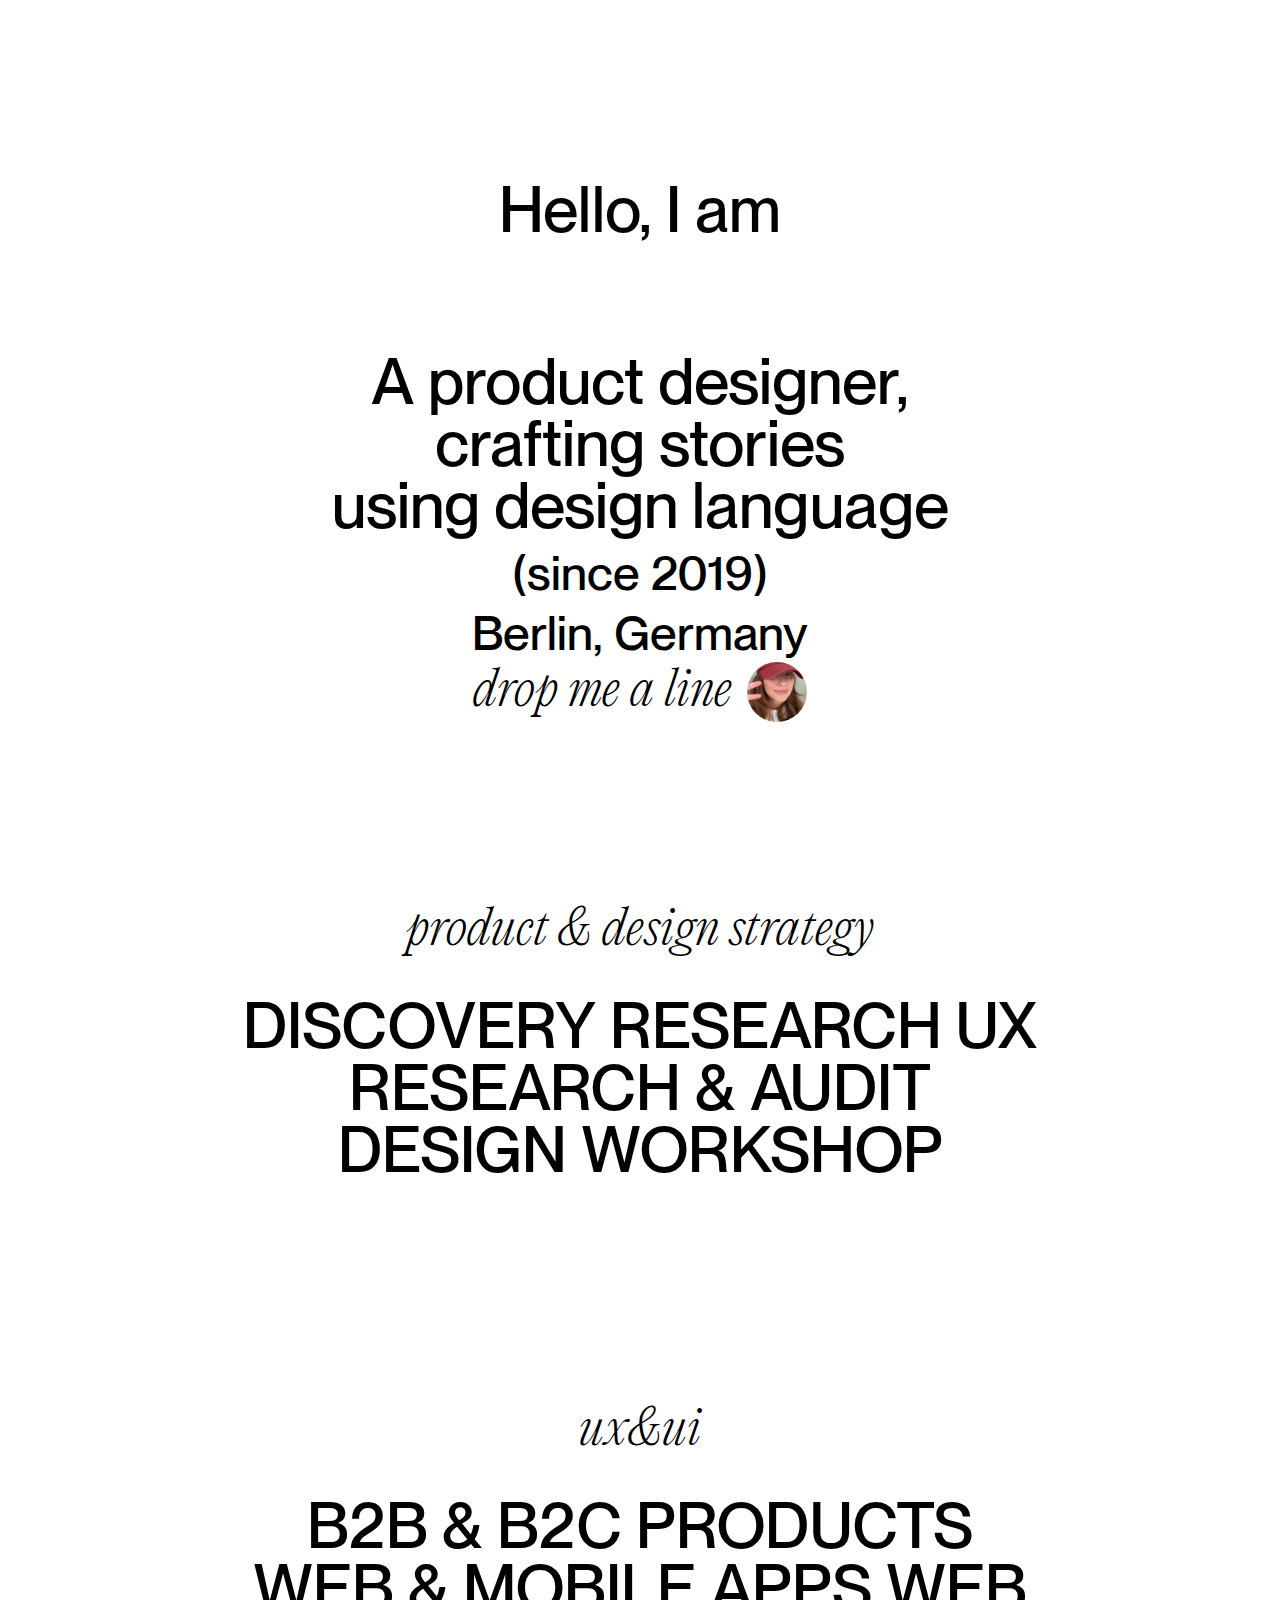
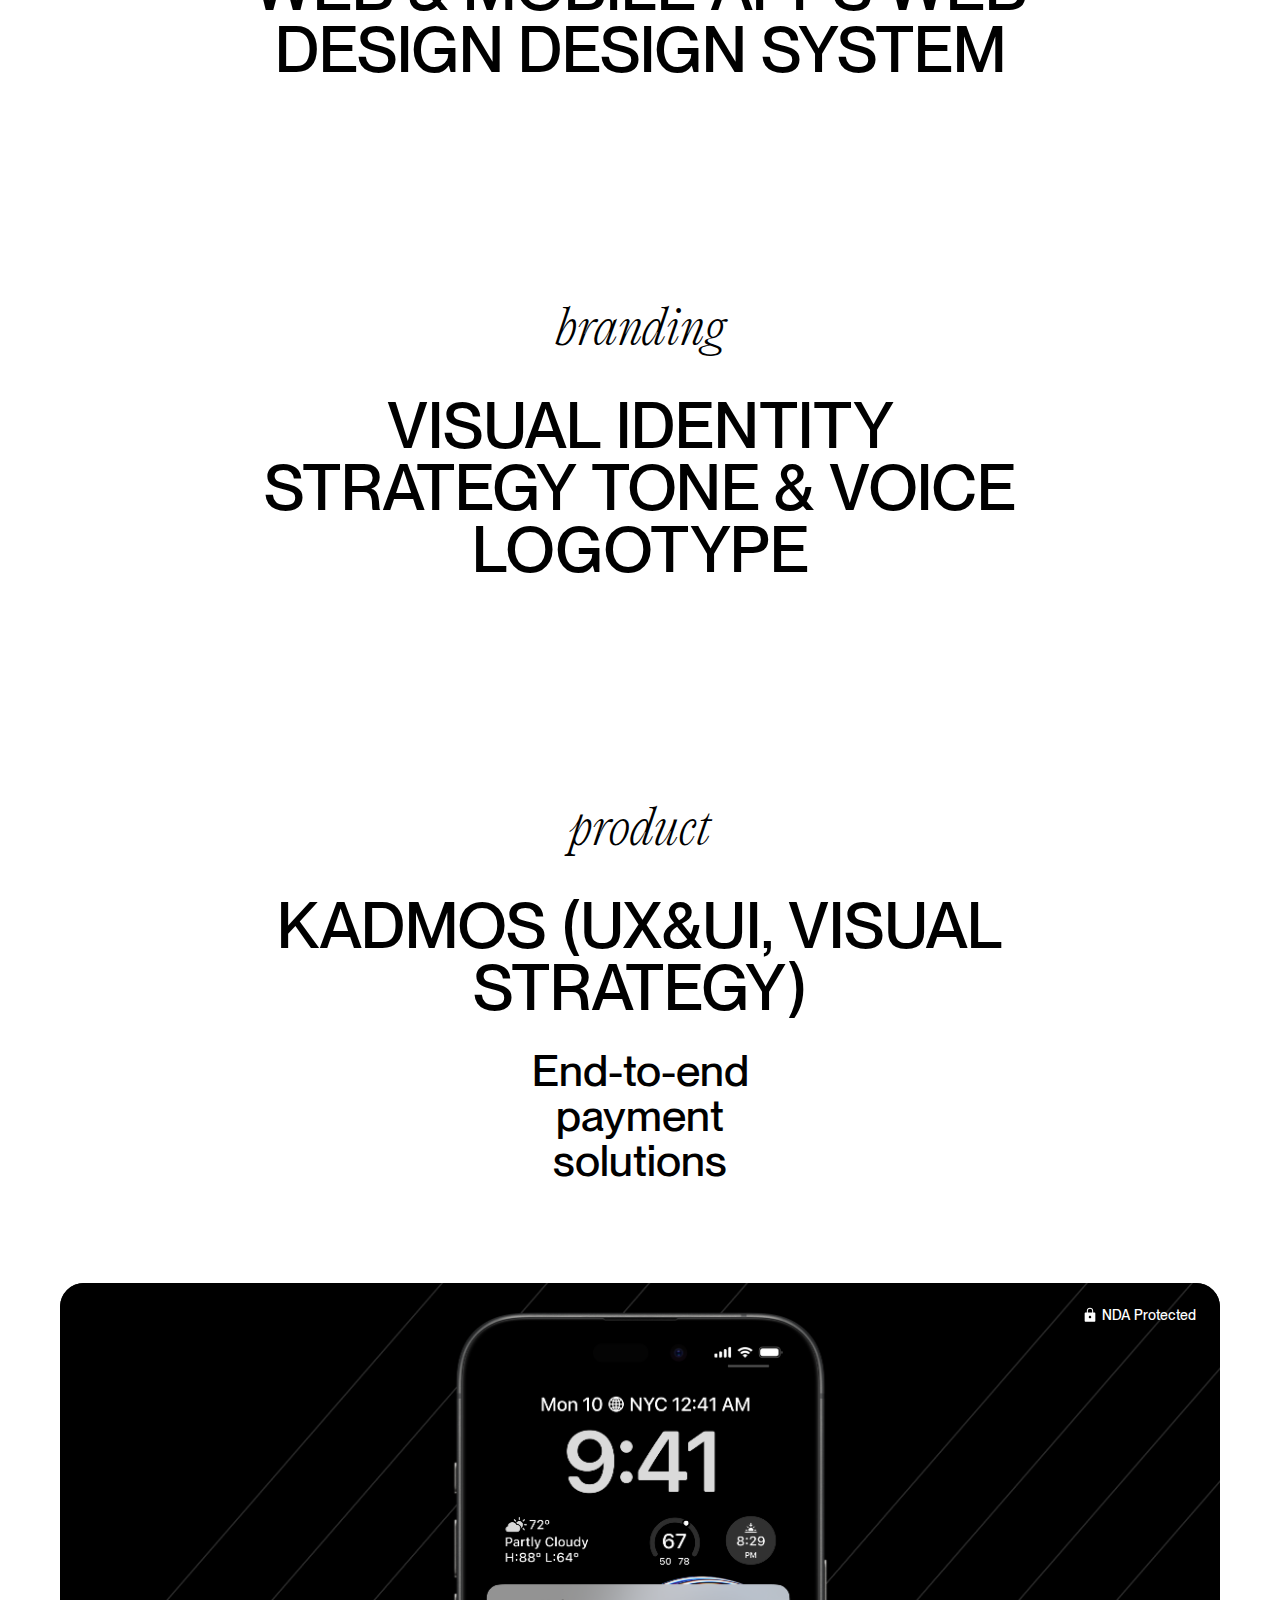
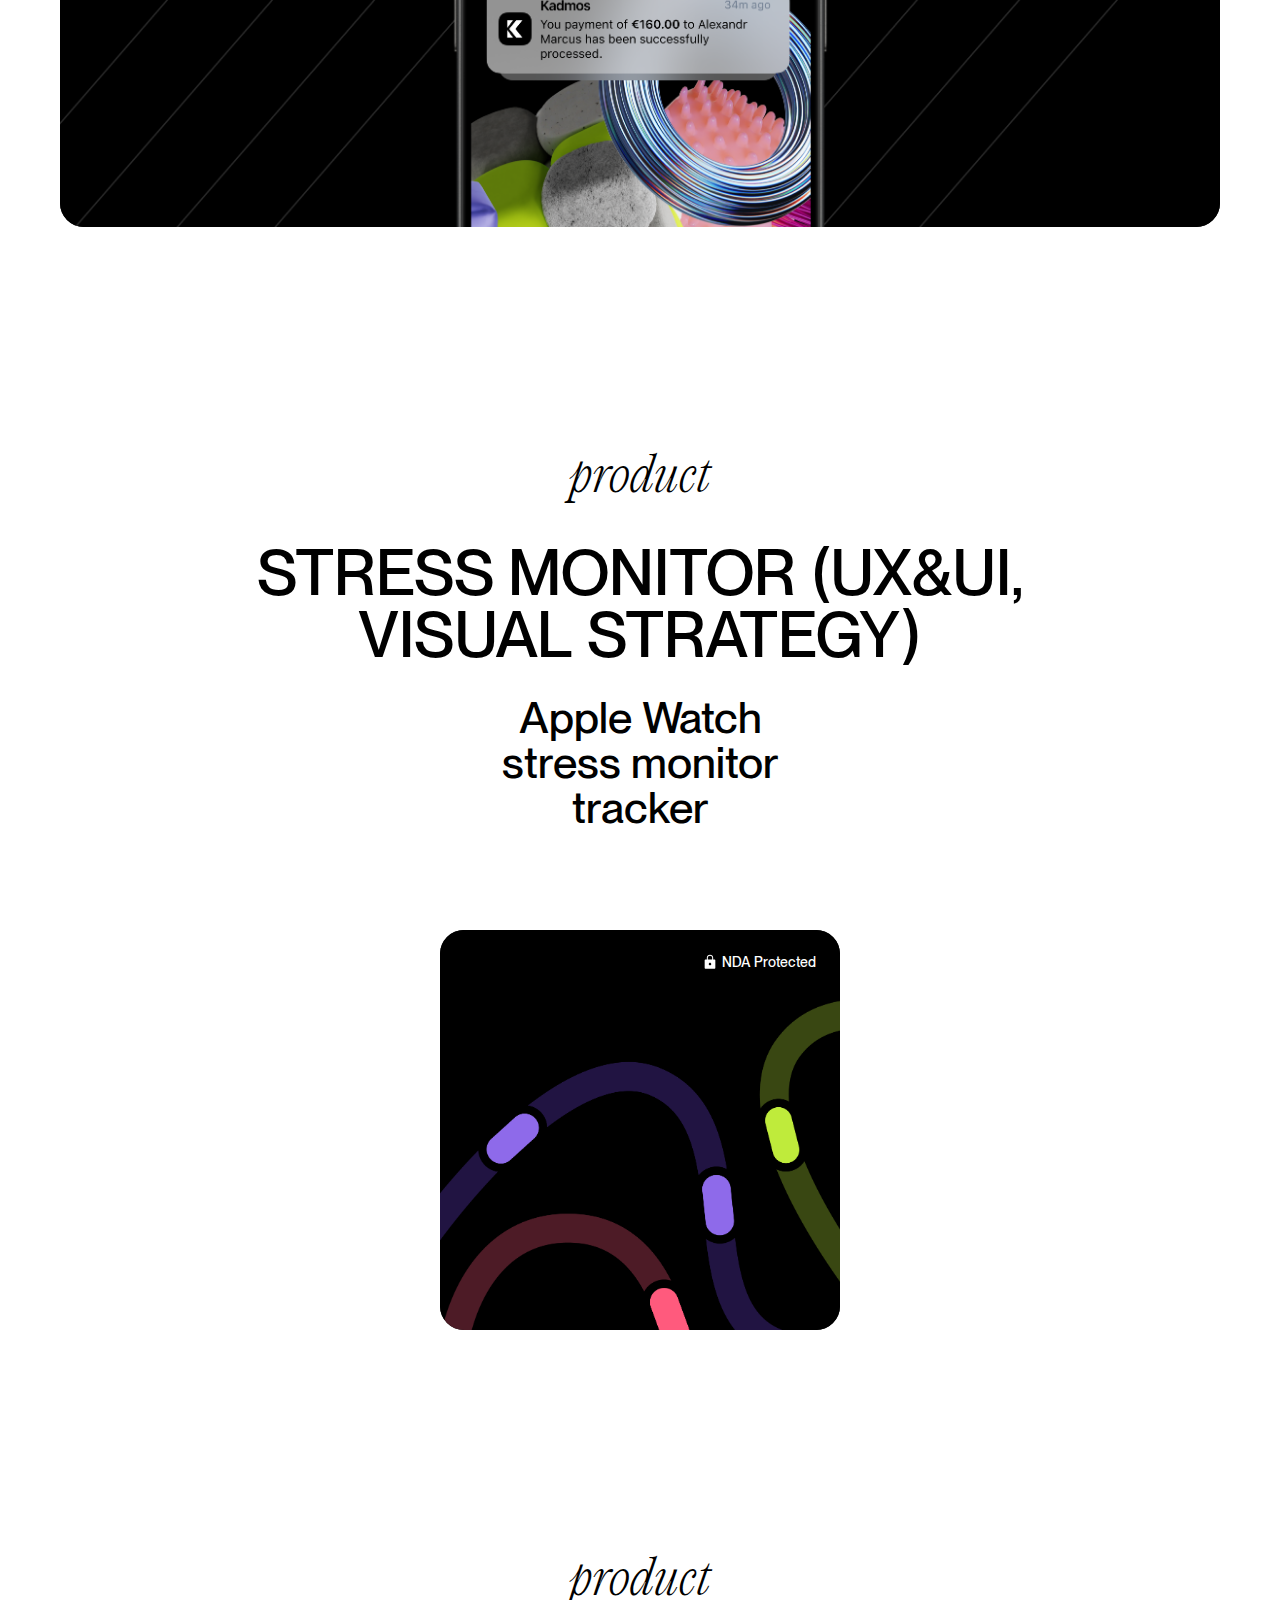
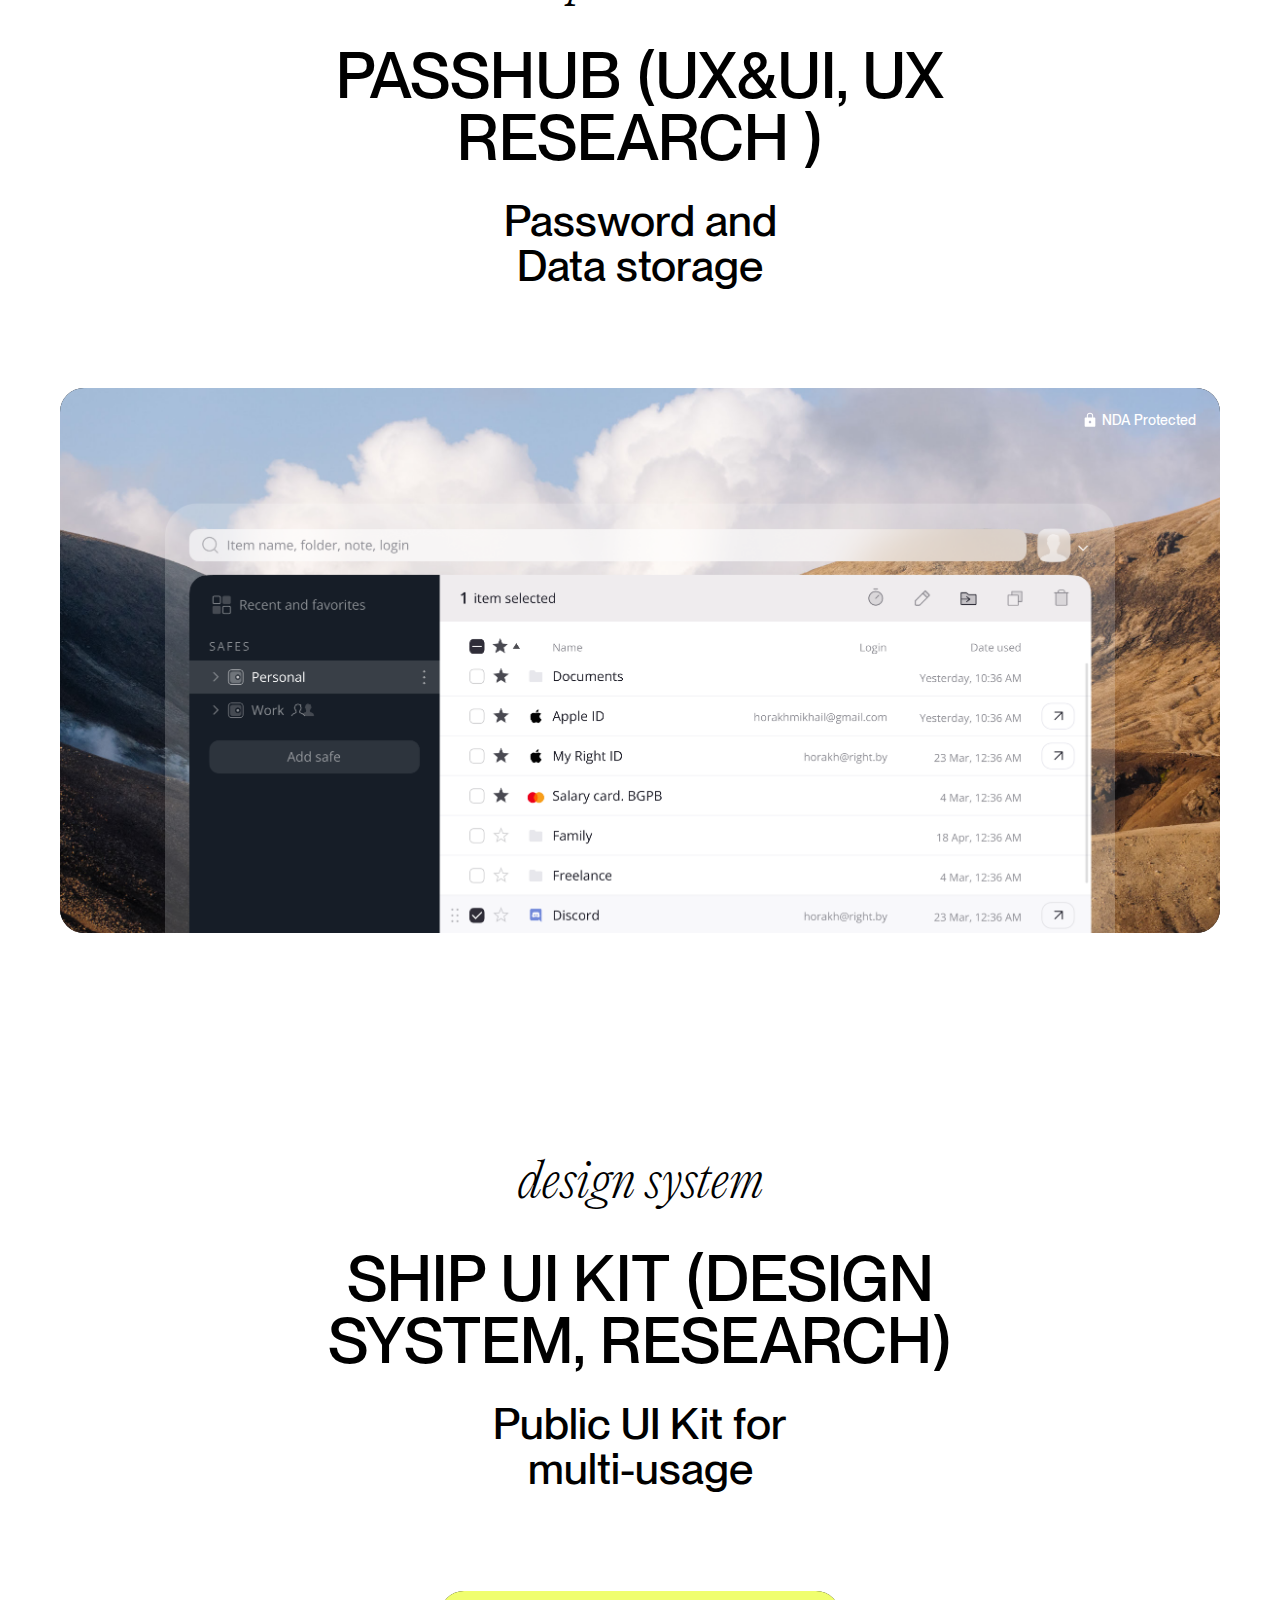
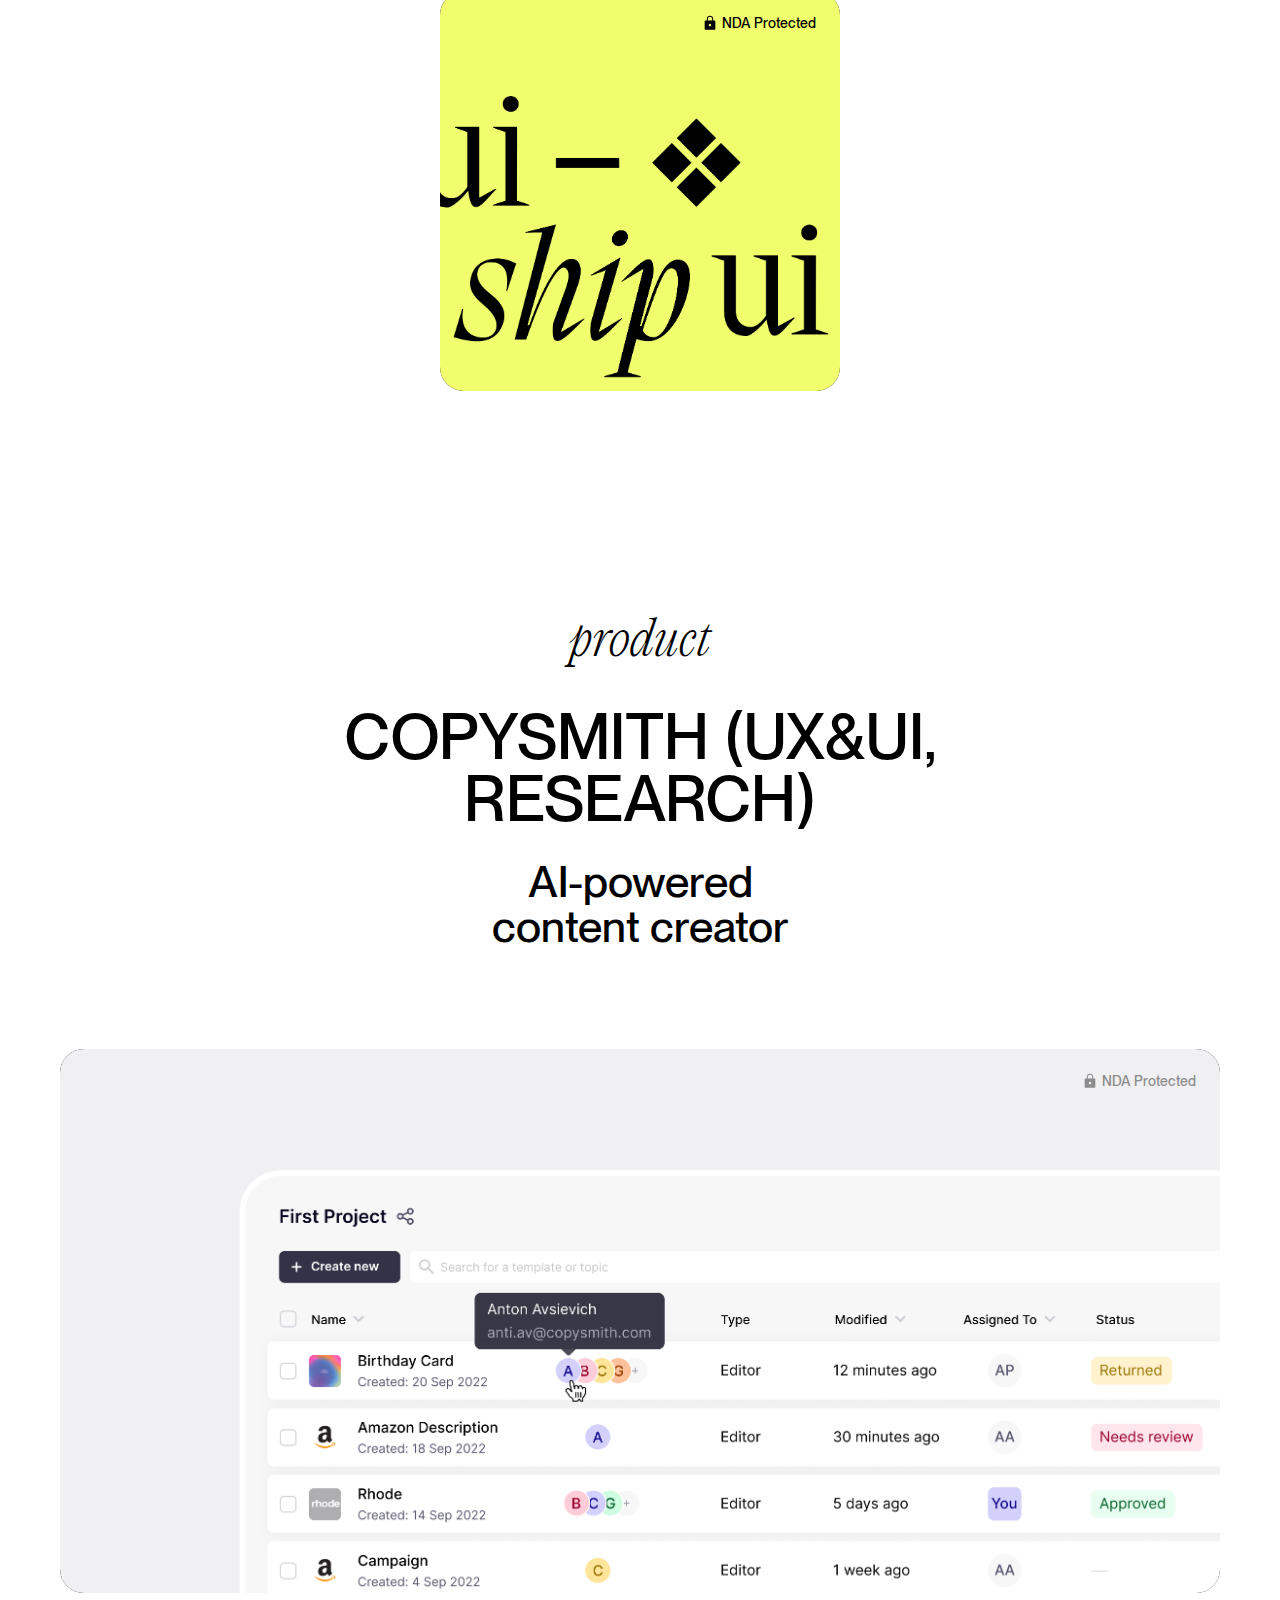
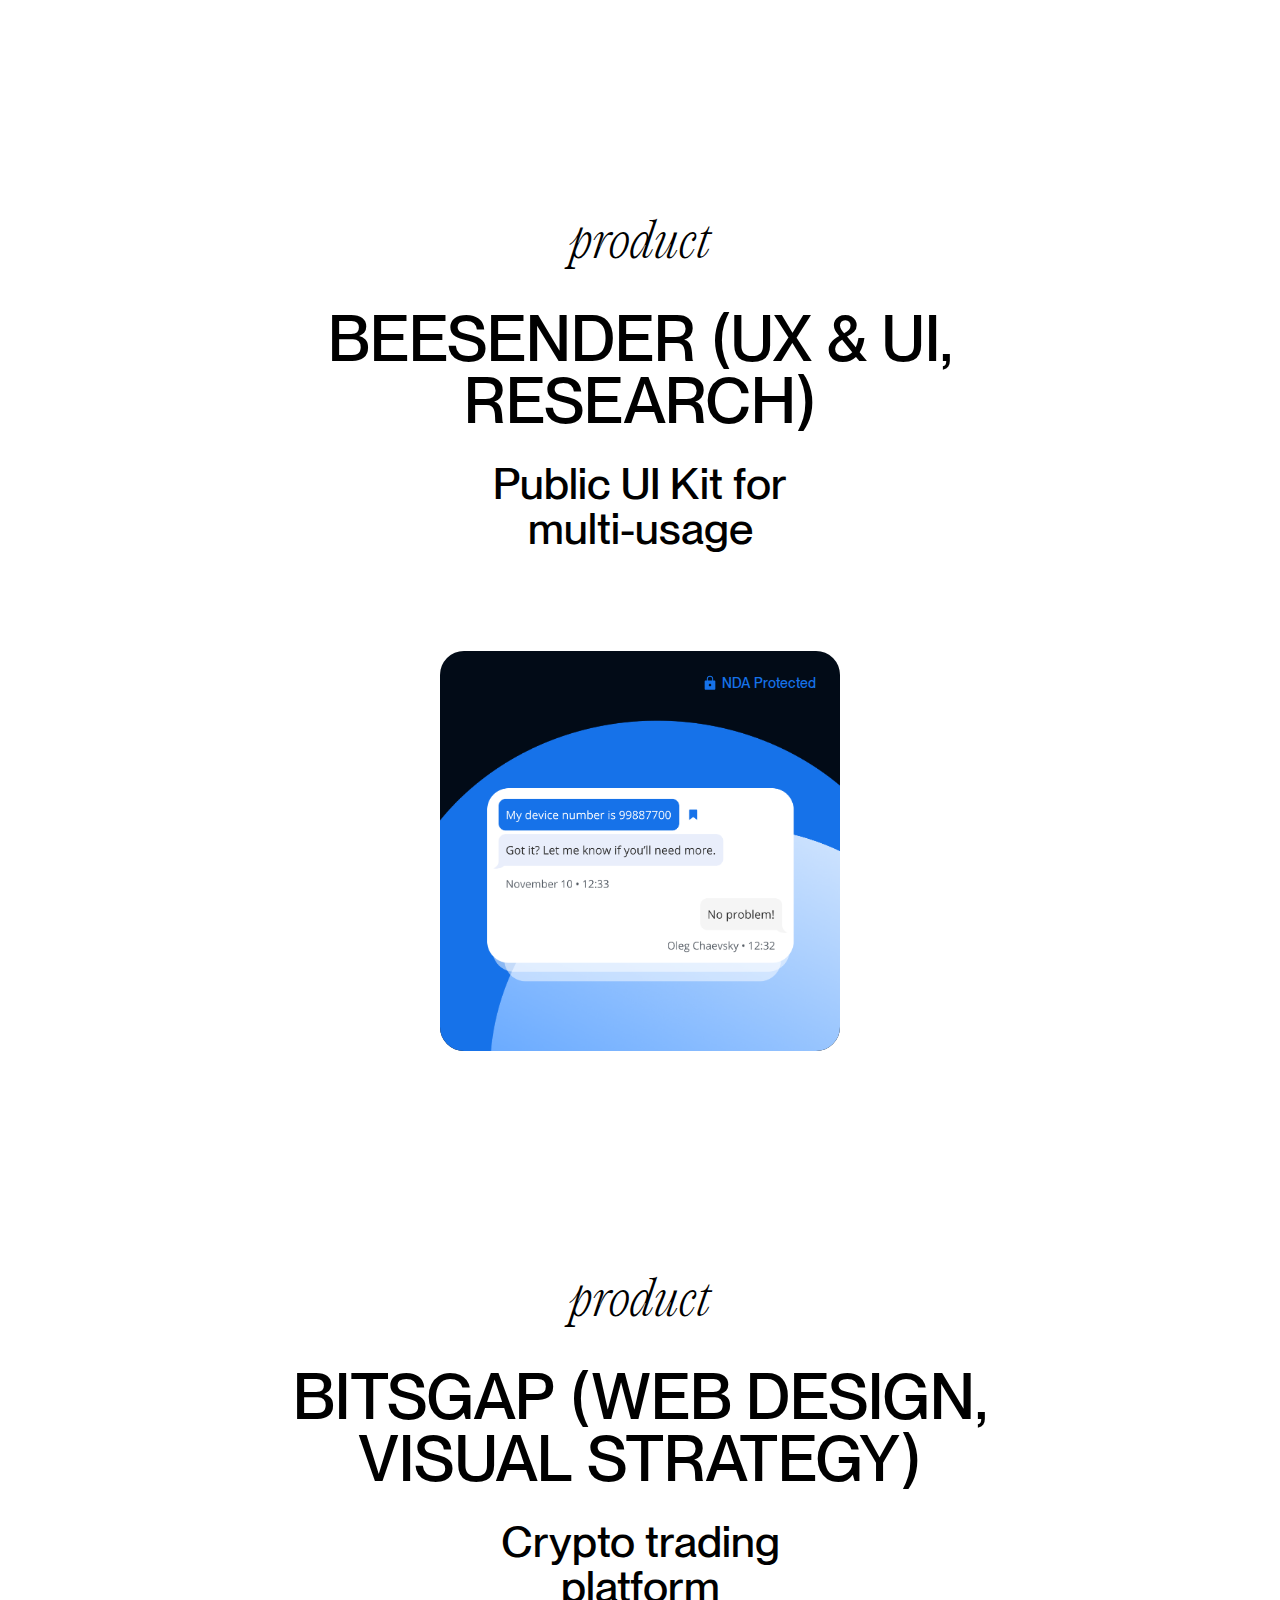
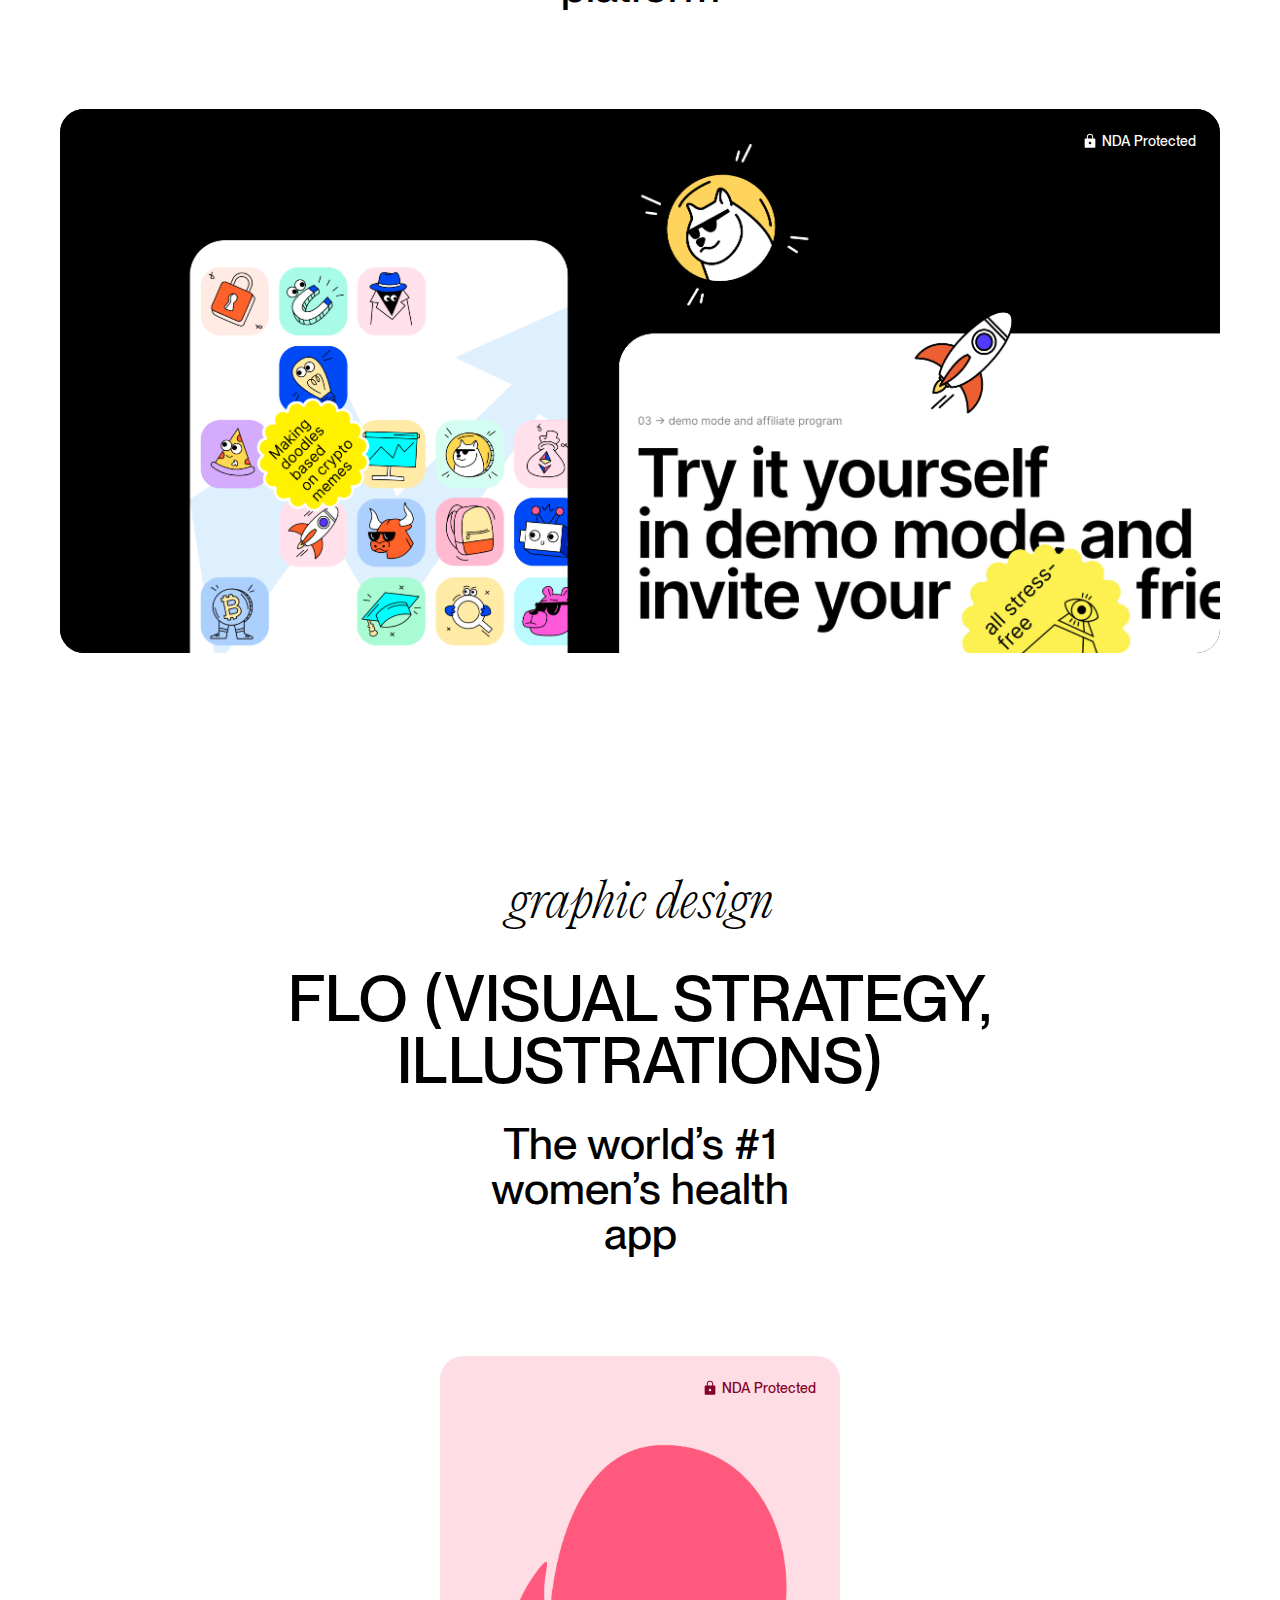
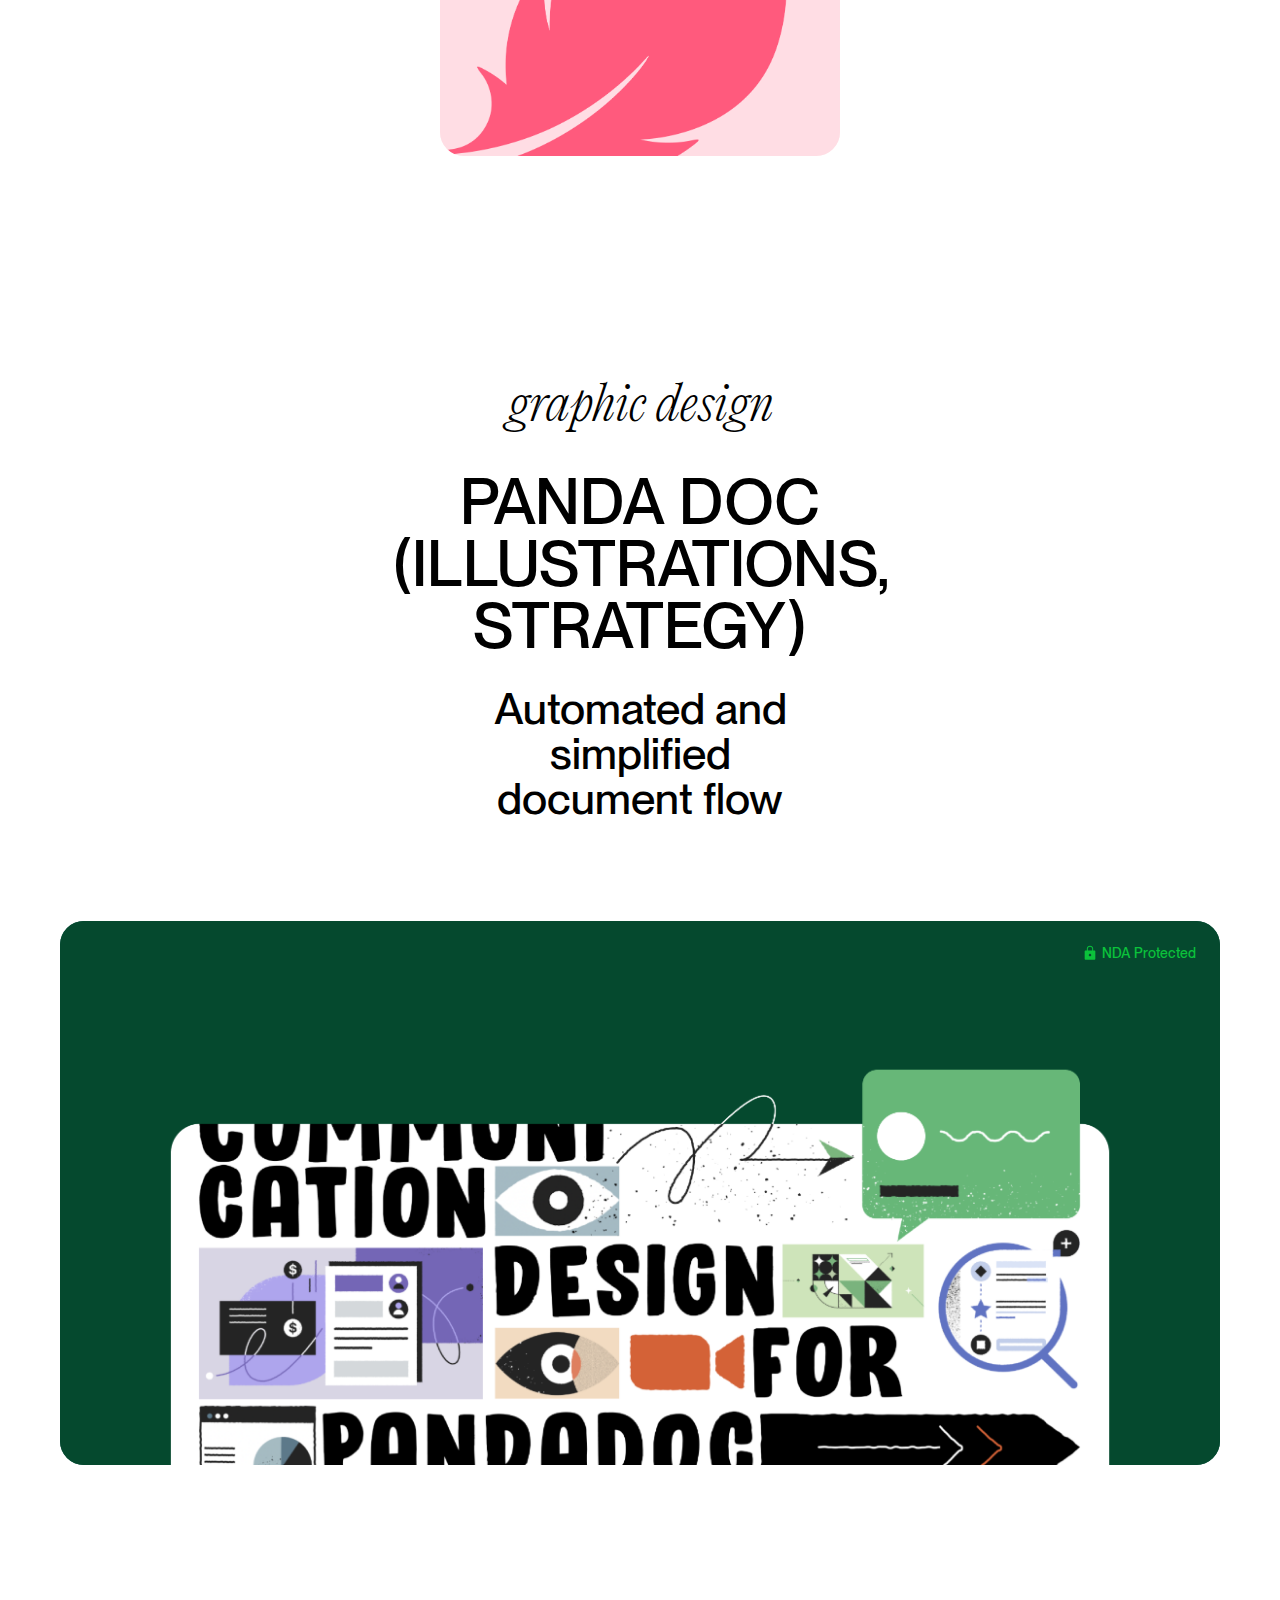
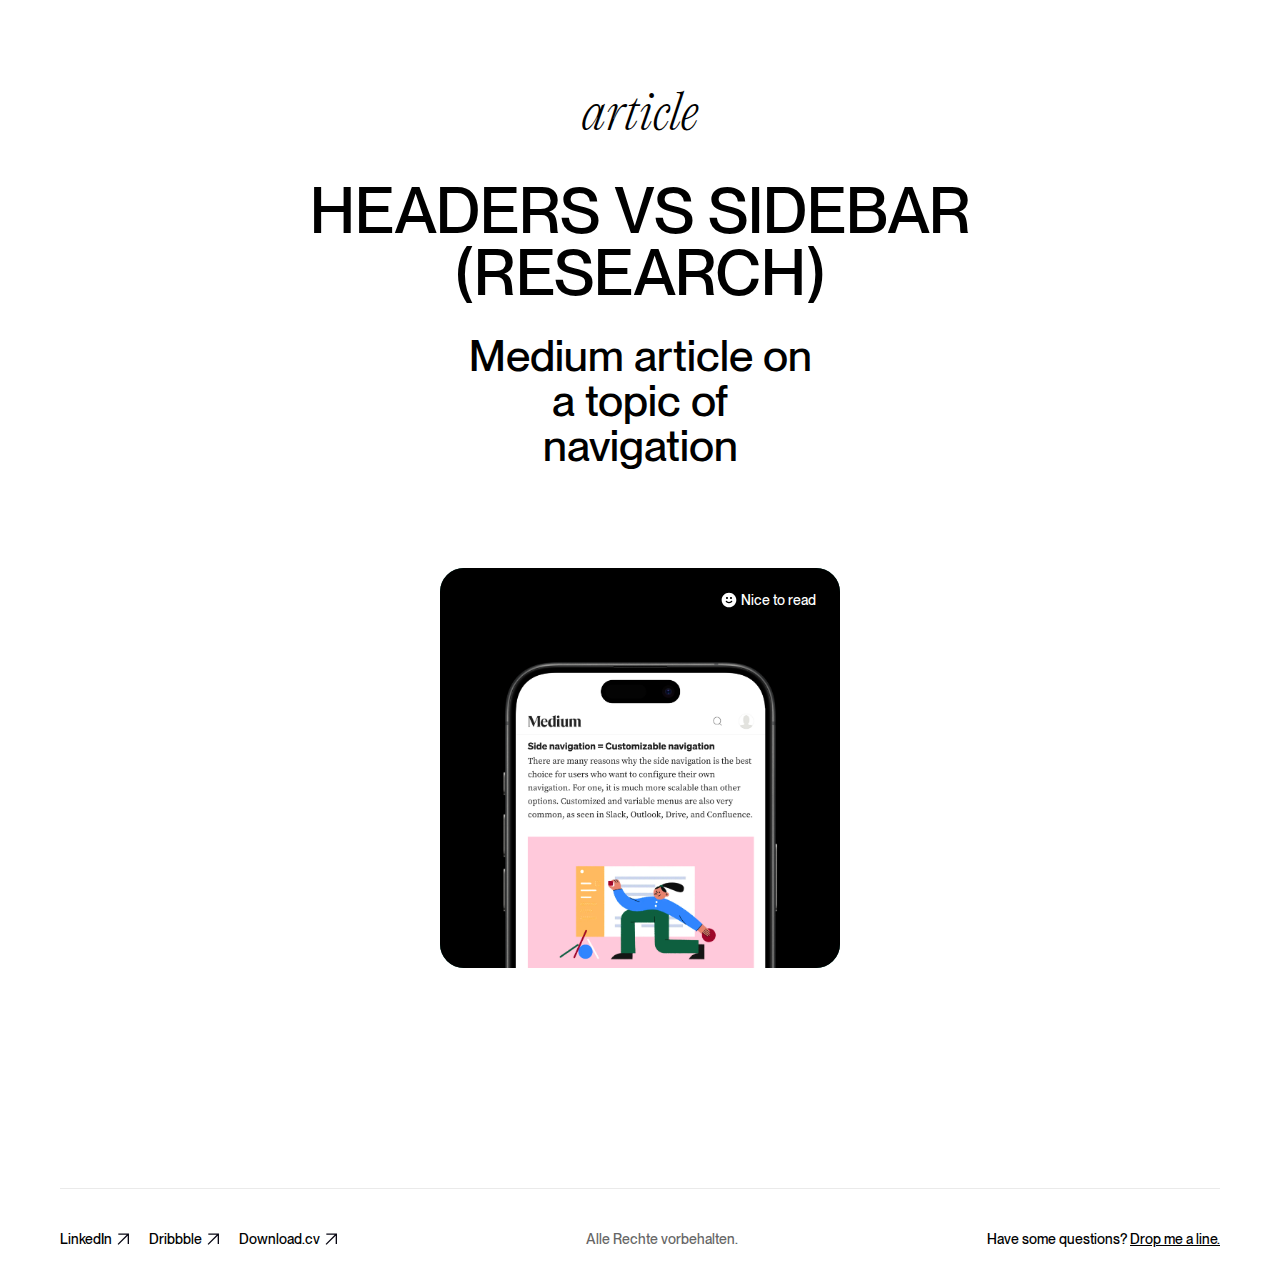
<file: index.html>
<!DOCTYPE html>
<html lang="en">
<head>
    <meta charset="UTF-8">
    <meta name="viewport" content="width=device-width, initial-scale=1.0">
    <title>Alina Kazlova - Product Designer</title>
    <link rel="preconnect" href="https://fonts.googleapis.com">
    <link rel="preconnect" href="https://fonts.gstatic.com" crossorigin>
    <link href="https://fonts.googleapis.com/css2?family=Inter:wght@400;500;600&display=swap" rel="stylesheet">
    <!-- Add font files for PP Editorial New and PP Neue Montreal -->
    <link rel="stylesheet" href="styles/new12.css">
</head>
<body>
    <div class="container">
        <header class="header">
            <h1 class="header__title">
                <span class="header__greeting">Hello, I am</span>
                <span class="header__name">Alina Kazlova</span>
            </h1>
            <div class="header__description">
                <p>A product designer,<br>
                crafting stories<br>
                using design language<br>
                <span class="header__year">(since 2019)</span></p>
            </div>
            <div class="header__location">Berlin, Germany</div>
            <div class="header__contact">
                <a href="mailto:alina.kazlova@gmail.com" class="header__contact-text">drop me a line</a>
                <div class="header__avatar">
                    <img src="images/alina-avatar.jpeg" alt="Alina Kazlova">
                </div>
            </div>
        </header>

        <main class="portfolio">
            <div class="item">
                <h2 class="item__name">product & design strategy</h2>
                <p class="item__description">
                    DISCOVERY RESEARCH
                    UX RESEARCH & AUDIT
                    DESIGN WORKSHOP
                </p>
            </div>

            <div class="item">
                <h2 class="item__name">ux&ui</h2>
                <p class="item__description">
                    B2B & B2C PRODUCTS
                    WEB & MOBILE APPS
                    WEB DESIGN
                    DESIGN SYSTEM
                </p>
            </div>

            <div class="item">
                <h2 class="item__name">branding</h2>
                <p class="item__description">
                    VISUAL IDENTITY
                    STRATEGY
                    TONE & VOICE
                    LOGOTYPE
                </p>
            </div>

            <div class="item">
                <h2 class="item__name">product</h2>
                <p class="item__description">
                    KADMOS
                    (UX&UI, VISUAL STRATEGY)
                </p>
                <p class="item__sub-description">
                    End-to-end 
                    payment solutions
                </p>

                <div class="portfolio__row">
                    <div class="card card--dark">
                        <span class="badge"><img src="images/lock.svg" alt="Lock" class="badge__icon"><p class="badge__text">NDA Protected</p></span>
                        <img src="images/Kadmos.png" alt="Kadmos GmbH * Fintech" class="card__image">
                    </div>
                </div>
            </div>

            <div class="item">
                <h2 class="item__name">product</h2>
                <p class="item__description">
                    STRESS MONITOR
                    (UX&UI, VISUAL STRATEGY)
                </p>
                <p class="item__sub-description">
                    Apple Watch
                    stress monitor tracker
                </p>

                <div class="portfolio__row">
                    <div class="card card--small card--dark">
                        <span class="badge"><img src="images/lock.svg" alt="Lock" class="badge__icon"><p class="badge__text">NDA Protected</p></span>
                        <img src="images/Stress.png" alt="Stress Monitor" class="card__image">
                    </div>
                </div>
            </div>

            <div class="item">
                <h2 class="item__name">product</h2>
                <p class="item__description">
                    PASSHUB
                    (UX&UI, UX RESEARCH )
                </p>
                <p class="item__sub-description">
                    Password and Data
                    storage
                </p>

                <div class="portfolio__row">
                    <div class="card card--dark">
                        <span class="badge"><img src="images/lock.svg" alt="Lock" class="badge__icon"><p class="badge__text">NDA Protected</p></span>
                        <img src="images/Pass.png" alt="Passhub" class="card__image">
                    </div>
                </div>
            </div>

            <div class="item">
                <h2 class="item__name">design system</h2>
                <p class="item__description">
                    SHIP UI KIT
                    (DESIGN SYSTEM, RESEARCH)
                </p>
                <p class="item__sub-description">
                    Public UI Kit for
                    multi-usage
                </p>

                <div class="portfolio__row">
                    <div class="card card--small card--dark">
                        <span class="badge"><img src="images/lock-black.svg" alt="Lock" class="badge__icon"><p class="badge__text" style="color: #000000 !important;">NDA Protected</p></span>
                        <img src="images/Ship.png" alt="Ship UI Kit" class="card__image">
                    </div>
                </div>
            </div>

            <div class="item">
                <h2 class="item__name">product</h2>
                <p class="item__description">
                    COPYSMITH
                    (UX&UI, RESEARCH)
                </p>
                <p class="item__sub-description">
                    AI-powered
                    content creator
                </p>

                <div class="portfolio__row">
                    <div class="card card--dark">
                        <span class="badge"><img src="images/lock-grey.svg" alt="Lock" class="badge__icon"><p class="badge__text" style="color: #8C8C8C !important;">NDA Protected</p></span>
                        <img src="images/Copysmith.png" alt="Copysmith" class="card__image">
                    </div>
                </div>
            </div>

            <div class="item">
                <h2 class="item__name">product</h2>
                <p class="item__description">
                    BEESENDER
                    (UX & UI, RESEARCH)                </p>
                <p class="item__sub-description">
                    Public UI Kit for
                    multi-usage  
                </p>

                <div class="portfolio__row">
                    <div class="card card--small card--dark">
                        <span class="badge"><img src="images/lock-blue.svg" alt="Lock" class="badge__icon"><p class="badge__text" style="color: #1672E9 !important;">NDA Protected</p></span>
                        <img src="images/Beesender.png" alt="Beesender" class="card__image">
                    </div>
                </div>
            </div>

            <div class="item">
                <h2 class="item__name">product</h2>
                <p class="item__description">
                    BITSGAP
                    (WEB DESIGN, VISUAL STRATEGY)
                </p>
                <p class="item__sub-description">
                    Crypto trading
                    platform
                </p>

                <div class="portfolio__row">
                    <div class="card card--dark">
                        <span class="badge"><img src="images/lock.svg" alt="Lock" class="badge__icon"><p class="badge__text">NDA Protected</p></span>
                        <img src="images/Bits.png" alt="Bitsgap" class="card__image">
                    </div>
                </div>
            </div>

            <div class="item">
                <h2 class="item__name">graphic design</h2>
                <p class="item__description">
                    FLO
                    (VISUAL STRATEGY, ILLUSTRATIONS)            
                </p>
                <p class="item__sub-description">
                    The world’s #1 
                    women’s health app
                </p>

                <div class="portfolio__row">
                    <div class="card card--small card--pink">
                        <span class="badge"><img src="images/lock-pink.svg" alt="Lock" class="badge__icon"><p class="badge__text" style="color: #830227 !important;">NDA Protected</p></span>
                        <img src="images/Flo.png" alt="FLO" class="card__image">
                    </div>
                </div>
            </div>

            <div class="item">
                <h2 class="item__name">graphic design</h2>
                <p class="item__description">
                    PANDA DOC
                    (ILLUSTRATIONS, STRATEGY)
                </p>
                <p class="item__sub-description">
                    Automated and simplified
                    document flow
                </p>

                <div class="portfolio__row">
                    <div class="card card--green">
                        <span class="badge"><img src="images/lock-green.svg" alt="Lock" class="badge__icon"><p class="badge__text" style="color: #0BC23B !important;">NDA Protected</p></span>
                        <img src="images/Panda.png" alt="Panda Doc" class="card__image">
                    </div>
                </div>
            </div>

            <div class="item">
                <h2 class="item__name">article</h2>
                <p class="item__description">
                    HEADERS VS SIDEBAR
                    (RESEARCH)
                </p>
                <p class="item__sub-description">
                    Medium article on a topic
                    of navigation
                </p>

                <div class="portfolio__row">
                    <a href="https://medium.com/particles-by-paralect/a-simple-guide-to-better-navigation-design-header-vs-sidebar-937e6d146d3e" target="_blank">
                        <div class="card card--small card--green">
                            <span class="badge"><img src="images/smile-icon.svg" alt="Smile" class="badge__icon"><p class="badge__text">Nice to read</p></span>
                            <img src="images/Medium.png" alt="Medium Article" class="card__image">
                        </div>
                    </a>
                </div>
            </div>
        </main>

        <footer class="footer">
            <div class="footer__links">
                <a href="https://www.linkedin.com/in/alinakaz/" target="_blank" class="footer__link">LinkedIn <img src="images/arrow-icon.svg" alt=""></a>
                <a href="https://dribbble.com/alinakaz" target="_blank" class="footer__link">Dribbble <img src="images/arrow-icon.svg" alt=""></a>
                <a href="files/cv.pdf" target="_blank" class="footer__link">Download.cv <img src="images/arrow-icon.svg" alt=""></a>
            </div>
            <span class="footer__copyright">Alle Rechte vorbehalten.</span>
            <div class="footer__info">
                <a href="mailto:alina.kazlova@gmail.com" target="_blank" class="footer__contact">Have some questions? <span class="footer__contact-link">Drop me a line.</span></a>
            </div>
        </footer>
    </div>
</body>
</html>
</file>
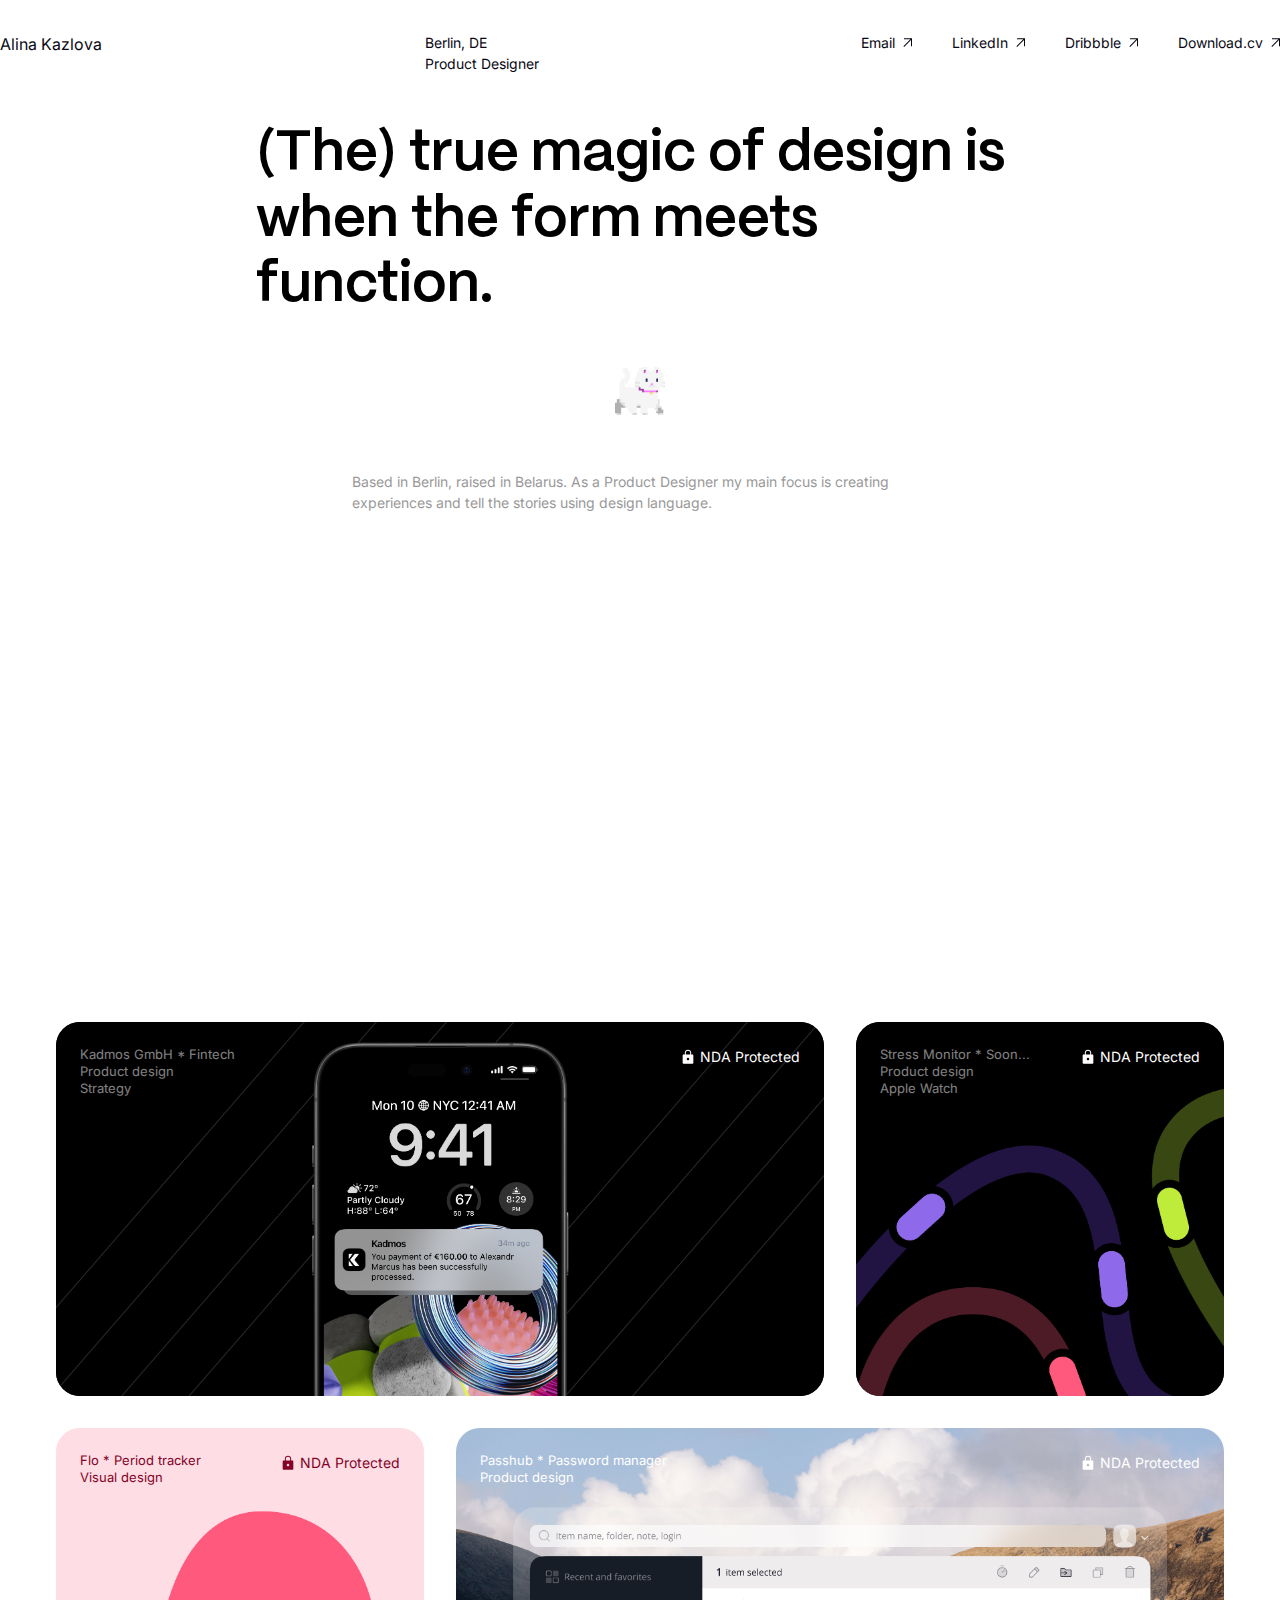
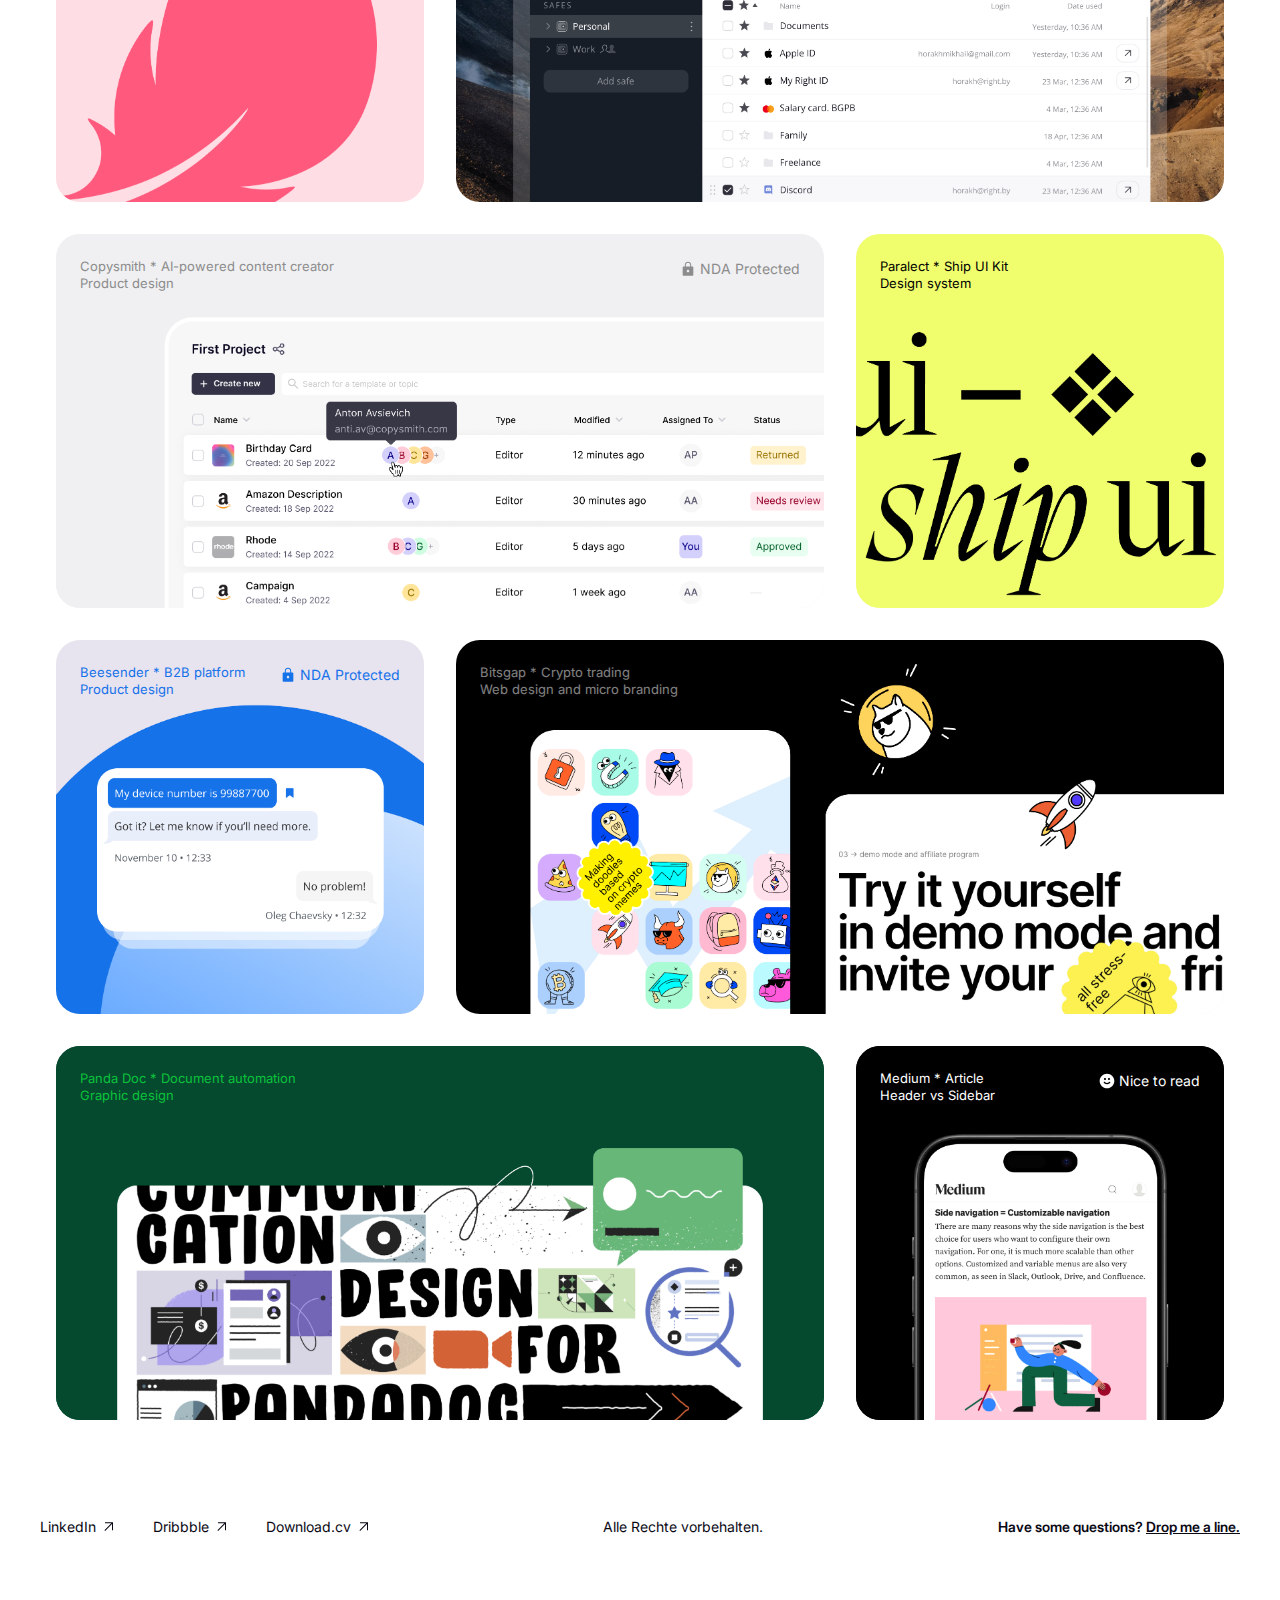
<file: old.html>
<!DOCTYPE html>
<html lang="en">
<head>
    <meta charset="UTF-8">
    <meta name="viewport" content="width=device-width, initial-scale=1.0">
    <title>Alina Kazieva - Product Designer</title>
    <link rel="preconnect" href="https://fonts.googleapis.com">
    <link rel="preconnect" href="https://fonts.gstatic.com" crossorigin>
    <link href="https://fonts.googleapis.com/css2?family=Inter:wght@400;500;600&display=swap" rel="stylesheet">
    <link rel="stylesheet" href="styles/main30jan.css">
</head>
<body>
    <div class="container">
        <header class="header">
            <div class="header__info">
                <span class="header__name">Alina Kazlova</span>
            </div>
            <div class="header__location-role">
                <span>Berlin, DE</span>
                <span>Product Designer</span>
            </div>
            <nav class="header__nav">
                <a href="mailto:alina.kazlova@gmail.com" target="_blank" class="header__link">Email <img src="images/arrow-icon.svg" alt=""></a>
                <a href="https://www.linkedin.com/in/alinakaz/" target="_blank" class="header__link">LinkedIn <img src="images/arrow-icon.svg" alt=""></a>
                <a href="https://dribbble.com/alinakaz" target="_blank" class="header__link">Dribbble <img src="images/arrow-icon.svg" alt=""></a>
                <a href="files/cv.pdf" target="_blank" class="header__link">Download.cv <img src="images/arrow-icon.svg" alt=""></a>
            </nav>
        </header>

        <section class="hero">
            <h1 class="hero__title">(The) true magic of design is when the form meets function.</h1>
            <img src="images/cat.png" alt="Cat icon" style="margin: 3rem auto 0; display: block; height: 3rem;">
            <p class="hero__description">Based in Berlin, raised in Belarus. As a Product Designer my main focus is creating experiences and tell the stories using design language.</p>
        </section>

        <main class="portfolio">
            <div class="portfolio__row">
                <article class="card card--large card--dark">
                    <div class="card__content">
                        <h2 class="card__title" style="color: #fff !important; opacity: 0.5;">Kadmos GmbH * Fintech</h2>
                        <p class="card__subtitle" style="color: #fff !important; opacity: 0.5;">Product design</p>
                        <p class="card__subtitle" style="color: #fff !important; opacity: 0.5;">Strategy</p>
                    </div>
                    <span class="badge"><img src="images/lock.svg" alt="Lock" class="badge__icon"><p class="badge__text">NDA Protected</p></span>
                    <img src="images/Kadmos.png" alt="Kadmos GmbH * Fintech" class="card__image">
                </article>
                <article class="card card--small card--dark">
                    <div class="card__content">
                        <h2 class="card__title" style="color: #fff !important; opacity: 0.5;">Stress Monitor * Soon...</h2>
                        <p class="card__subtitle" style="color: #fff !important; opacity: 0.5;">Product design</p>
                        <p class="card__subtitle" style="color: #fff !important; opacity: 0.5;">Apple Watch</p>
                    </div>
                    <span class="badge"><img src="images/lock.svg" alt="Lock" class="badge__icon"><p class="badge__text">NDA Protected</p></span>
                    <img src="images/Stress.png" alt="Stress Monitor" class="card__image">
                </article>
            </div>

            <div class="portfolio__row">
                <article class="card card--small card--pink">
                    <div class="card__content">
                        <h2 class="card__title" style="color: #830227 !important;">Flo * Period tracker</h2>
                        <p class="card__subtitle" style="color: #830227 !important;">Visual design</p>
                    </div>
                    <span class="badge" style="color: #830227 !important;"><img src="images/lock-pink.svg" alt="Lock" class="badge__icon"><p class="badge__text">NDA Protected</p></span>
                    <img src="images/Flo.png" alt="Flo * Period tracker" class="card__image">
                </article>
                <article class="card card--large card--light">
                    <div class="card__content">
                        <h2 class="card__title" style="color: #fff !important;">Passhub * Password manager</h2>
                        <p class="card__subtitle" style="color: #fff !important;">Product design</p>
                    </div>
                    <span class="badge"><img src="images/lock.svg" alt="Lock" class="badge__icon"><p class="badge__text">NDA Protected</p></span>
                    <img src="images/Pass.png" alt="Passhub" class="card__image">
                </article>
            </div>

            <div class="portfolio__row">
                <article class="card card--large card--light">
                    <div class="card__content">
                        <h2 class="card__title" style="color: #8C8C8C !important;">Copysmith * AI-powered content creator</h2>
                        <p class="card__subtitle" style="color: #8C8C8C !important;">Product design</p>
                    </div>
                    <span class="badge" style="color: #8C8C8C !important;"><img src="images/lock-grey.svg" alt="Lock" class="badge__icon"><p class="badge__text">NDA Protected</p></span>
                    <img src="images/Copysmith.png" alt="Copysmith" class="card__image">
                </article>
                <a href="https://www.figma.com/community/file/1230441634686011392" class="card card--small card--yellow">
                    <div class="card__content">
                        <h2 class="card__title" style="color: #000000 !important;">Paralect * Ship UI Kit</h2>
                        <p class="card__subtitle" style="color: #000000 !important;">Design system</p>
                    </div>
                    <!-- <span class="badge" style="color: #000000 !important;"><img src="images/lock-black.svg" alt="Lock" class="badge__icon">
                        <p class="badge__text">NDA Protected</p>
                    </span> -->
                    <img src="images/Ship.png" alt="Ship UI Kit" class="card__image">
                </a>
            </div>

            <div class="portfolio__row">
                <article class="card card--small card--pink">
                    <div class="card__content">
                        <h2 class="card__title" style="color: #1672E9 !important;">Beesender * B2B platform</h2>
                        <p class="card__subtitle" style="color: #1672E9 !important;">Product design</p>
                    </div>
                    <span class="badge" style="color: #1672E9 !important;"><img src="images/lock-blue.svg" alt="Lock" class="badge__icon"><p class="badge__text">NDA Protected</p></span>
                    <img src="images/Beesender.png" alt="Fix* Period tracker" class="card__image">
                </article>
                <a href="https://www.behance.net/gallery/191576679/Website-design-for-Bitsgap-crypto-trading-platform" target="_blank" class="card card--large card--light">
                    <div class="card__content">
                        <h2 class="card__title" style="color: #fff !important; opacity: 0.5;">Bitsgap * Crypto trading</h2>
                        <p class="card__subtitle" style="color: #fff !important; opacity: 0.5;">Web design and micro branding</p>
                    </div>
                    <!-- <span class="badge"><img src="images/lock.svg" alt="Lock" class="badge__icon"><p class="badge__text">NDA Protected</p></span> -->
                    <img src="images/Bits.png" alt="Bitsgap" class="card__image">
                </a>
            </div>

            <div class="portfolio__row">
                <a href="https://www.behance.net/gallery/182377475/Communication-design-and-illustrations-for-PandaDoc" target="_blank" class="card card--large card--green">
                    <div class="card__content">
                        <h2 class="card__title" style="color: #0BC23B !important;">Panda Doc * Document automation</h2>
                        <p class="card__subtitle" style="color: #0BC23B !important;">Graphic design</p>
                    </div>
                    <!-- <span class="badge" style="color: #0BC23B !important;"><img src="images/lock-green.svg" alt="Lock" class="badge__icon">
                        <p class="badge__text">NDA Protected</p>
                    </span> -->
                    <img src="images/Panda.png" alt="Panda Doc" class="card__image">
                </a>
                <a href="https://medium.com/particles-by-paralect/a-simple-guide-to-better-navigation-design-header-vs-sidebar-937e6d146d3e" target="_blank" class="card card--small card--dark">
                    <div class="card__content">
                        <h2 class="card__title">Medium * Article</h2>
                        <p class="card__subtitle">Header vs Sidebar</p>
                    </div>
                    <span class="badge"><img src="images/smile-icon.svg" alt="Smile" class="badge__icon">
                        <p class="badge__text">Nice to read</p>
                    </span>
                    <img src="images/Medium.png" alt="Medium Article" class="card__image">
                </a>
            </div>
        </main>

        <footer class="footer">
            <div class="footer__links">
                <a href="https://www.linkedin.com/in/alinakaz/" target="_blank" class="footer__link">LinkedIn <img src="images/arrow-icon.svg" alt=""></a>
                <a href="https://dribbble.com/alinakaz" target="_blank" class="footer__link">Dribbble <img src="images/arrow-icon.svg" alt=""></a>
                <a href="files/cv.pdf" target="_blank" class="footer__link">Download.cv <img src="images/arrow-icon.svg" alt=""></a>
            </div>
            <span class="footer__copyright">Alle Rechte vorbehalten.</span>
            <div class="footer__info">
                <a href="mailto:alina.kazlova@gmail.com" target="_blank" class="footer__contact">Have some questions? <span class="footer__contact-link">Drop me a line.</span></a>
            </div>
        </footer>
    </div>
</body>
</html>
</file>
<file: styles/new12.css>
/* Base styles */
@font-face {
  font-family: "Inter";
  src: url("../fonts/Inter-Medium.woff2") format("woff2");
  font-weight: 500;
  font-style: normal;
  font-display: swap;
}

/* Base styles */
@font-face {
  font-family: "Inter";
  src: url("../fonts/Inter-SemiBold.woff2") format("woff2");
  font-weight: 600;
  font-style: normal;
  font-display: swap;
}

@font-face {
  font-family: "PP Mori";
  src: url("../fonts/PPMori-SemiBold.woff2") format("woff2");
  font-weight: 600;
  font-style: normal;
  font-display: swap;
}

@font-face {
  font-family: "PP Editorial New";
  src: url("../fonts/PPEditorialNew-UltralightItalic.woff2") format("woff2");
  font-weight: 200;
  font-style: italic;
  font-display: swap;
}

@font-face {
  font-family: "PP Neue Montreal";
  src: url("../fonts/PPNeueMontreal-Medium.woff2") format("woff2");
  font-weight: 500;
  font-style: normal;
  font-display: swap;
}

:root {
  --color-text: #000000;
  --color-background: #ffffff;
  --color-primary: #000000;
  --color-secondary: #666666;
  --color-accent: #f5f5f5;
  --border-radius: 1.5rem;
}

/* Reset and base styles */
* {
  margin: 0;
  padding: 0;
  box-sizing: border-box;
}

body {
  font-family: 'PP Neue Montreal', serif;
  color: #000;
  background-color: #fff;
  /* line-height: 1.2; */
  -webkit-font-smoothing: antialiased;
  -moz-osx-font-smoothing: grayscale;
}

.container {
  max-width: 1200px;
  margin: 0 auto;
  padding: 0 20px;
}

/* Header styles */
.header {
  display: flex;
  flex-direction: column;
  align-items: center;
  text-align: center;
  padding: 20px 0;
  min-height: 100vh;
  justify-content: center;
}

.header__title {
  font-weight: normal;
  /* margin-bottom: 40px; */
  display: flex;
  flex-direction: column;
}

.header__greeting {
  line-height: 62px;
  font-size: 64px;
  margin-bottom: 110px;
}

.header__name {
  font-size: 48px;
  display: none; /* Hidden in the design but included for SEO */
}

.header__description {
  font-size: 64px;
  line-height: 62px;
  /* margin-bottom: 20px; */
  max-width: 800px;
}

.header__year {
  font-size: 48px;
}

.header__location {
  font-size: 48px;
  /* margin-bottom: 40px; */
}

.header__contact {
  display: flex;
  align-items: center;
  gap: 15px;
}

.header__contact-text {
  font-family: 'PP Editorial New', sans-serif;
  font-style: italic;
  font-weight: 200;
  font-size: 48px;
  color: #000;
  text-decoration: none;
}

.header__contact-text:hover {
  text-decoration: underline;
}

.header__avatar {
  width: 60px;
  height: 60px;
  border-radius: 50%;
  overflow: hidden;
}

.header__avatar img {
  width: 100%;
  height: 100%;
  object-fit: cover;
}

/* Footer styles */
.footer {
  display: flex;
  justify-content: space-between;
  align-items: center;
  padding: 40px 0;
  border-top: 1px solid #eaeaea;
}

.footer__links {
  display: flex;
  gap: 20px;
}

.footer__link {
  display: flex;
  align-items: center;
  gap: 5px;
  color: #000;
  text-decoration: none;
  font-size: 14px;
}

.footer__link img {
  width: 12px;
  height: 12px;
}

.footer__copyright {
  font-size: 14px;
  color: #666;
}

.footer__info {
  text-align: right;
}

.footer__contact {
  color: #000;
  text-decoration: none;
  font-size: 14px;
}

.footer__contact-link {
  text-decoration: underline;
}

.item {
  display: flex;
  flex-direction: column;
  align-items: center;
  text-align: center;
  margin-bottom: 220px;
}

.item__name {
  font-size: 48px;
  line-height: 62px;
  font-family: 'PP Editorial New', sans-serif;
  font-style: italic;
  font-weight: 200;
  margin-bottom: 32px;
}

.item__description {
  font-size: 64px;
  line-height: 62px;
  font-family: 'PP Neue Montreal', sans-serif;
  font-weight: 500;
  max-width: 800px;
}

.item__sub-description {
  font-size: 44px;
  line-height: 45px;
  font-family: 'PP Neue Montreal', sans-serif;
  font-weight: 500;
  max-width: 350px;
  margin-top: 30px;
}

/* Responsive styles */
@media (max-width: 768px) {
  .header__greeting,
  .header__description,
  .header__year,
  .header__location {
      font-size: 64px;
      line-height: 62px;
  }
  
  .header__contact-text {
      font-size: 24px;
  }
  
  .footer {
      flex-direction: column;
      gap: 20px;
      text-align: center;
  }
  
  .footer__info {
      text-align: center;
  }
}

@media (max-width: 530px) {
  .header__greeting,
  .header__description,
  .header__year,
  .header__location {
      font-size: 44px;
      line-height: 45px;
  }
  
  .header__contact-text {
      font-size: 20px;
  }
  
  .header__avatar {
      width: 50px;
      height: 50px;
  }

  .card {
    max-width: 300px !important;
    max-height: 300px !important;
  }

  .item__name {
    font-size: 32px;
    line-height: 33px;
  }

  .item__description {
    font-size: 32px;
    line-height: 33px;
  }

  .item__sub-description {
    font-size: 20px;
    line-height: 21px;
  }
}

// card & badges
/* .portfolio {
  margin: 0 auto;
} */

.portfolio__row {
  display: grid;
  gap: 2rem;
  grid-template-columns: repeat(12, 1fr);
  /* margin-bottom: 2rem; */
}

.card {
  position: relative;
  border-radius: var(--border-radius);
  overflow: hidden;
  /* min-height: 300px; */
  width: 100%;
  transition: transform 0.2s ease;
  cursor: pointer;
  margin-top: 100px;
  padding-bottom: -20px;
}

.card:hover {
  transform: scale(1.02);
}

.card--large {
  grid-column: span 8;
}

.card--small {
  /* grid-column: span 4; */
  height: 400px;
  width: 400px !important;
}

.card__content {
  position: absolute;
  z-index: 1;
  padding: 1.5rem;
}

.card__title {
  font-size: 0.8125rem;
  line-height: 1.3;
  font-weight: normal;
  /* opacity: 0.8; */
}

.card__subtitle {
  font-size: 0.8125rem;
  line-height: 1.3;
  /* opacity: 0.6; */
  /* margin-top: 0.1rem; */
}

.card__image {
  width: 100%;
  height: 100%;
  object-fit: cover;
  margin-bottom: -4px;
}

.badge {
  position: absolute;
  top: 1.5rem;
  right: 1.5rem;
  z-index: 1;
  color: var(--color-text);
  color: #fff;
  font-size: 0.875rem;
  display: flex;
  align-items: center;
}

.badge__icon {
  width: 1rem;
  height: 1rem;
  margin-right: 0.25rem;
}

.badge__text {
  text-align: center;
}

/* Card variations */
.card--dark {
  background-color: var(--color-primary);
  color: var(--color-background);
}

.card--light {
  background-color: var(--color-accent);
}

.card--pink {
  background-color: #fff1f1;
  color: #830227;
}

.card--yellow {
  background-color: #fffbe6;
}

.card--blue {
  background-color: #e6f4ff;
}

.card--green {
  background-color: #004d40;
  color: var(--color-background);
}

.badge--dark {
  background-color: var(--color-primary);
  color: var(--color-background);
}

.badge--green {
  background-color: #00796b;
  color: var(--color-background);
}

.badge--light {
  background-color: var(--color-background);
  color: var(--color-text);
}
</file>
<file: styles/main30jan.css>
/* Base styles */
@font-face {
  font-family: "Inter";
  src: url("../fonts/Inter-Medium.woff2") format("woff2");
  font-weight: 500;
  font-style: normal;
  font-display: swap;
}

/* Base styles */
@font-face {
  font-family: "Inter";
  src: url("../fonts/Inter-SemiBold.woff2") format("woff2");
  font-weight: 600;
  font-style: normal;
  font-display: swap;
}

@font-face {
  font-family: "PP Mori";
  src: url("../fonts/PPMori-SemiBold.woff2") format("woff2");
  font-weight: 600;
  font-style: normal;
  font-display: swap;
}

:root {
  --color-text: #000000;
  --color-background: #ffffff;
  --color-primary: #000000;
  --color-secondary: #666666;
  --color-accent: #f5f5f5;
  --border-radius: 1.5rem;
}

* {
  margin: 0;
  padding: 0;
  box-sizing: border-box;
}

body {
  font-family: "Inter", sans-serif;
  color: var(--color-text);
  line-height: 1.5;
  background-color: var(--color-background);
}

.hero {
  position: relative;
  height: 100vh;
  /* display: flex; */
  align-items: center;
  justify-content: center;
  /* background: url("your-image.jpg") center/cover; */
  z-index: 1;
  max-width: 1200px;
  margin: 0 auto;
  padding: 0 1rem;
}

.reveal-content {
  position: relative;
  height: 100vh;
  background: white;
  z-index: 2;
  transform-origin: top;
  box-shadow: 0px -10px 20px rgba(0, 0, 0, 0.2);
}

/* .container {
  max-width: 1200px;
  margin: 0 auto;
  padding: 0 1rem;
} */

/* Header styles */
.header {
  display: flex;
  justify-content: space-between;
  align-items: flex-start;
  padding: 2rem 0 3rem;
  color: #090814;
}

.header__info {
  display: flex;
  align-items: flex-start;
  gap: 0.5rem;
}

.header__location-role {
  display: flex;
  flex-direction: column;
  color: #090814;
  font-size: 0.875rem;
}

.header__nav {
  display: flex;
  gap: 2.5rem;
}

.header__link {
  display: flex;
  align-items: center;
  gap: 0.5rem;
  color: inherit;
  text-decoration: none;
  transition: opacity 0.2s ease;
  font-size: 0.875rem;
}

.header__link:hover {
  opacity: 0.7;
}

/* Hero styles */
.hero-content {
  max-width: 1200px;
  background-color: var(--color-primary);
  color: var(--color-background);
  border-radius: var(--border-radius);
  padding: 6rem 2rem 2.5rem;
  text-align: center;
}

.hero__title {
  font-size: 3.5rem;
  font-family: "PP Mori", sans-serif;
  font-weight: 600;
  max-width: 48rem;
  margin: 0 auto;
  line-height: 4.1rem;
}

.hero__description {
  color: #999;
  max-width: 36rem;
  font-size: 0.875rem;
  margin: 3.5rem auto 0;
}

/* Portfolio styles */
.portfolio {
  margin: 2rem 0;
  max-width: 1200px;
  margin: 0 auto;
  padding: 0 1rem;
}

.portfolio__row {
  display: grid;
  gap: 2rem;
  grid-template-columns: repeat(12, 1fr);
  margin-bottom: 2rem;
}

.card {
  position: relative;
  border-radius: var(--border-radius);
  overflow: hidden;
  min-height: 18.75rem;
  transition: transform 0.2s ease;
  cursor: pointer;
}

.card:not(.card--nda):hover {
  transform: scale(1.02);
}

.card--large {
  grid-column: span 8;
}

.card--small {
  grid-column: span 4;
}

.card__content {
  position: absolute;
  z-index: 1;
  padding: 1.5rem;
}

.card__title {
  font-size: 0.8125rem;
  line-height: 1.3;
  font-weight: normal;
  /* opacity: 0.8; */
}

.card__subtitle {
  font-size: 0.8125rem;
  line-height: 1.3;
  /* opacity: 0.6; */
  /* margin-top: 0.1rem; */
}

.card__image {
  width: 100%;
  height: 100%;
  object-fit: cover;
}

.badge {
  position: absolute;
  top: 1.5rem;
  right: 1.5rem;
  z-index: 1;
  color: var(--color-text);
  color: #fff;
  font-size: 0.875rem;
  display: flex;
  align-items: center;
}

.badge-nice {
  position: absolute;
  top: 1.5rem;
  right: 1.5rem;
  z-index: 1;
  color: var(--color-text);
  color: #fff;
  font-size: 0.875rem;
  display: flex;
  align-items: center;
}

.badge__icon {
  width: 1rem;
  height: 1rem;
  margin-right: 0.25rem;
}

.badge__text {
  text-align: center;
}

/* Card variations */
.card--dark {
  background-color: var(--color-primary);
  color: var(--color-background);
}

.card--light {
  background-color: var(--color-accent);
}

.card--pink {
  background-color: #fff1f1;
}

.card--yellow {
  background-color: #fffbe6;
}

.card--blue {
  background-color: #e6f4ff;
}

.card--green {
  background-color: #004d40;
  color: var(--color-background);
}

.badge--dark {
  background-color: var(--color-primary);
  color: var(--color-background);
}

.badge--green {
  background-color: #00796b;
  color: var(--color-background);
}

.badge--light {
  background-color: var(--color-background);
  color: var(--color-text);
}

/* Footer styles */
.footer {
  max-width: 1200px;
  margin: 0 auto;
  padding: 0 1rem;
  display: flex;
  justify-content: space-between;
  align-items: flex-start;
  padding: 4rem 0 4.625rem;
  color: #090814;
}

.footer__links {
  display: flex;
  gap: 2.5rem;
}

.footer__link {
  display: flex;
  align-items: center;
  gap: 0.5rem;
  color: inherit;
  text-decoration: none;
  transition: opacity 0.2s ease;
  font-size: 0.875rem;
}

.footer__link:hover {
  opacity: 0.7;
}

.footer__info {
  display: flex;
  gap: 1.5rem;
  align-items: flex-start;
}

.footer__copyright {
  color: #090814;
  font-size: 0.875rem;
}

.footer__contact {
  color: inherit;
  text-decoration: none;
  transition: opacity 0.2s ease;
  font-size: 0.875rem;
  font-weight: 600;
}

.footer__contact-link {
  text-decoration: underline;
}

.footer__contact:hover {
  opacity: 0.7;
}

/* Responsive styles */
@media (max-width: 768px) {
  .hero__title {
    font-size: 2rem;
    line-height: 2.5rem;
  }

  .portfolio__row {
    grid-template-columns: 1fr;
  }

  .card--large,
  .card--small {
    grid-column: 1 / -1;
  }

  .header,
  .footer {
    flex-direction: column;
    gap: 1rem;
    text-align: center;
    align-items: center;
  }

  .header__nav {
    display: flex;
    flex-wrap: wrap;
    gap: 1.5rem;
    margin-bottom: -1rem;
    margin-left: 1rem;
  }

  .header__nav > * {
    flex: 0 0 calc(50% - 0.75rem);
  }
}

.shake {
  animation: shake 0.5s;
}

@keyframes shake {
  0% {
    transform: translateX(0);
  }
  25% {
    transform: translateX(-0.625rem);
  }
  50% {
    transform: translateX(0.625rem);
  }
  75% {
    transform: translateX(-0.625rem);
  }
  100% {
    transform: translateX(0);
  }
}

.nda-label {
  position: fixed;
  bottom: -6.25rem;
  left: 50%;
  transform: translateX(-50%);
  background: rgba(0, 0, 0, 0.8);
  color: white;
  padding: 0.75rem 1.5rem;
  border-radius: 0.5rem;
  transition: bottom 0.3s ease-in-out;
  z-index: 1000;
  display: flex;
  align-items: center;
  gap: 0.5rem;
}

.nda-label.show {
  bottom: 1.25rem;
}
</file>
